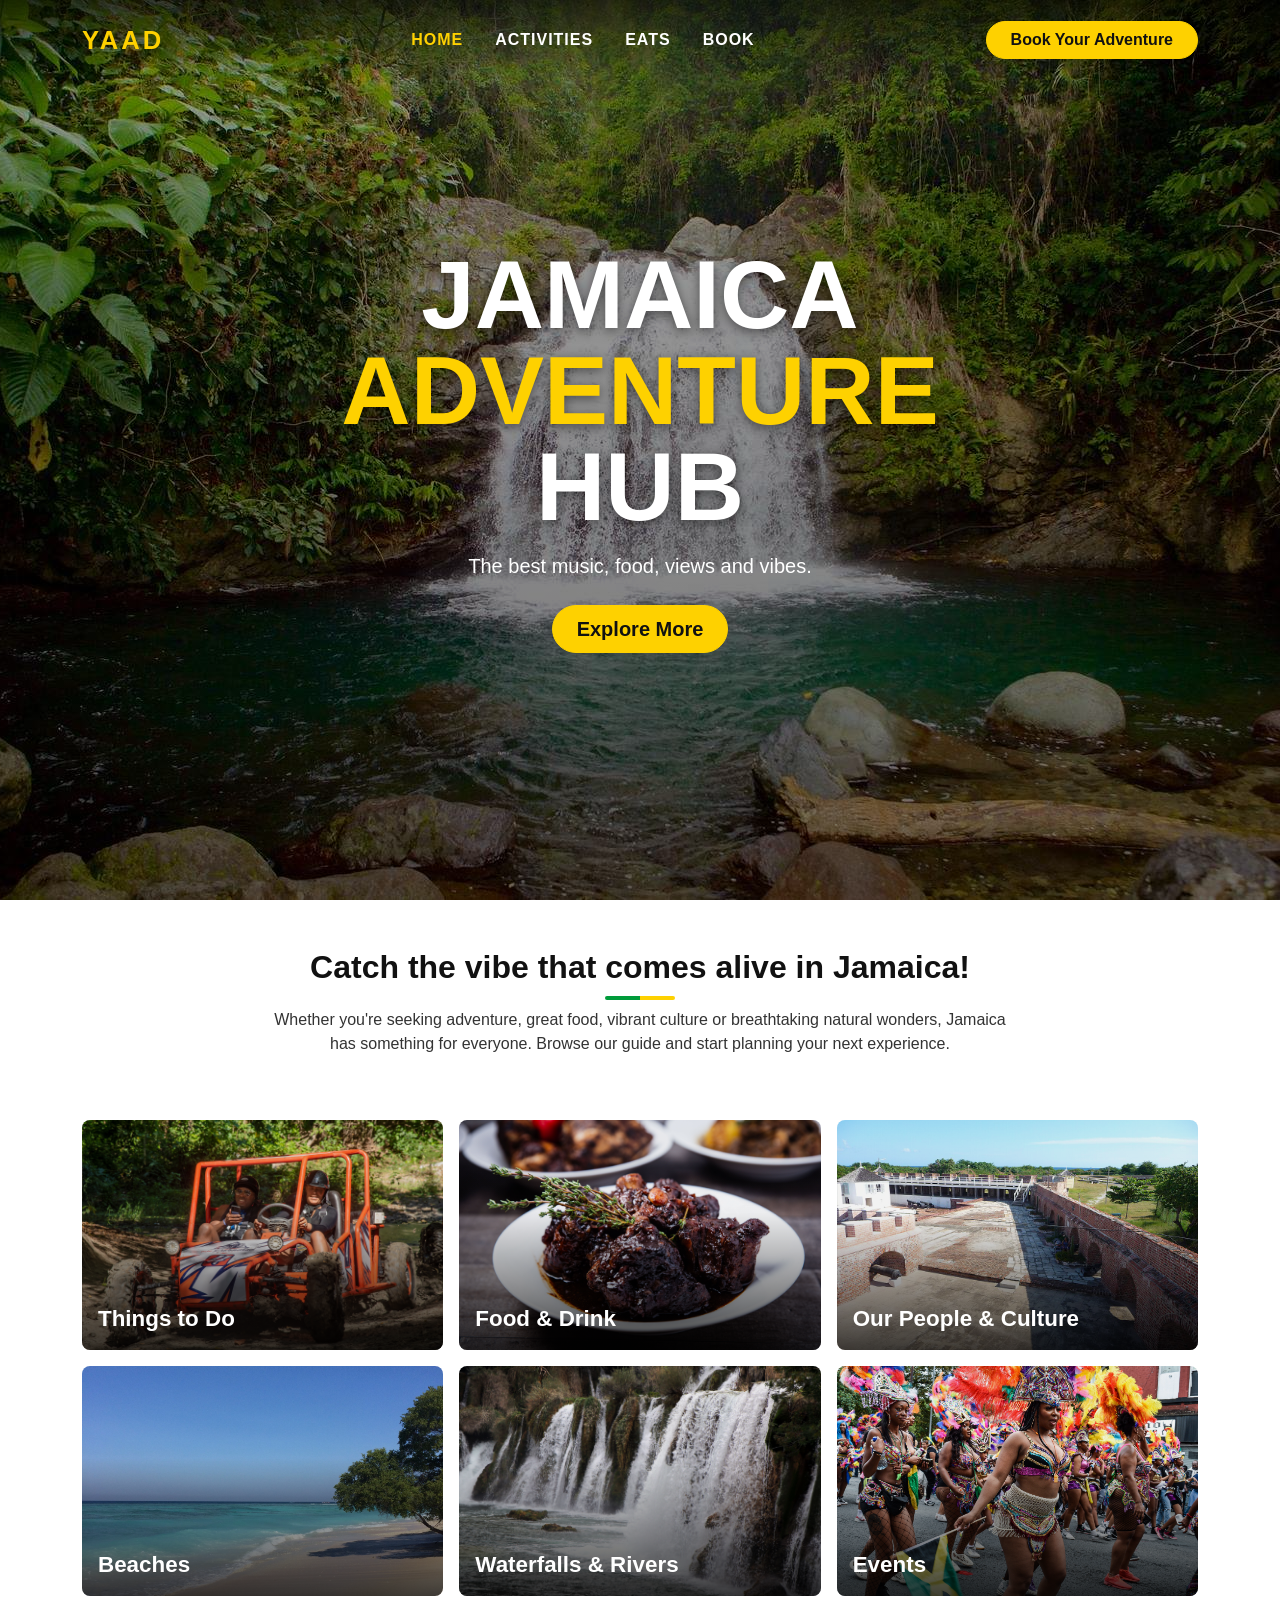
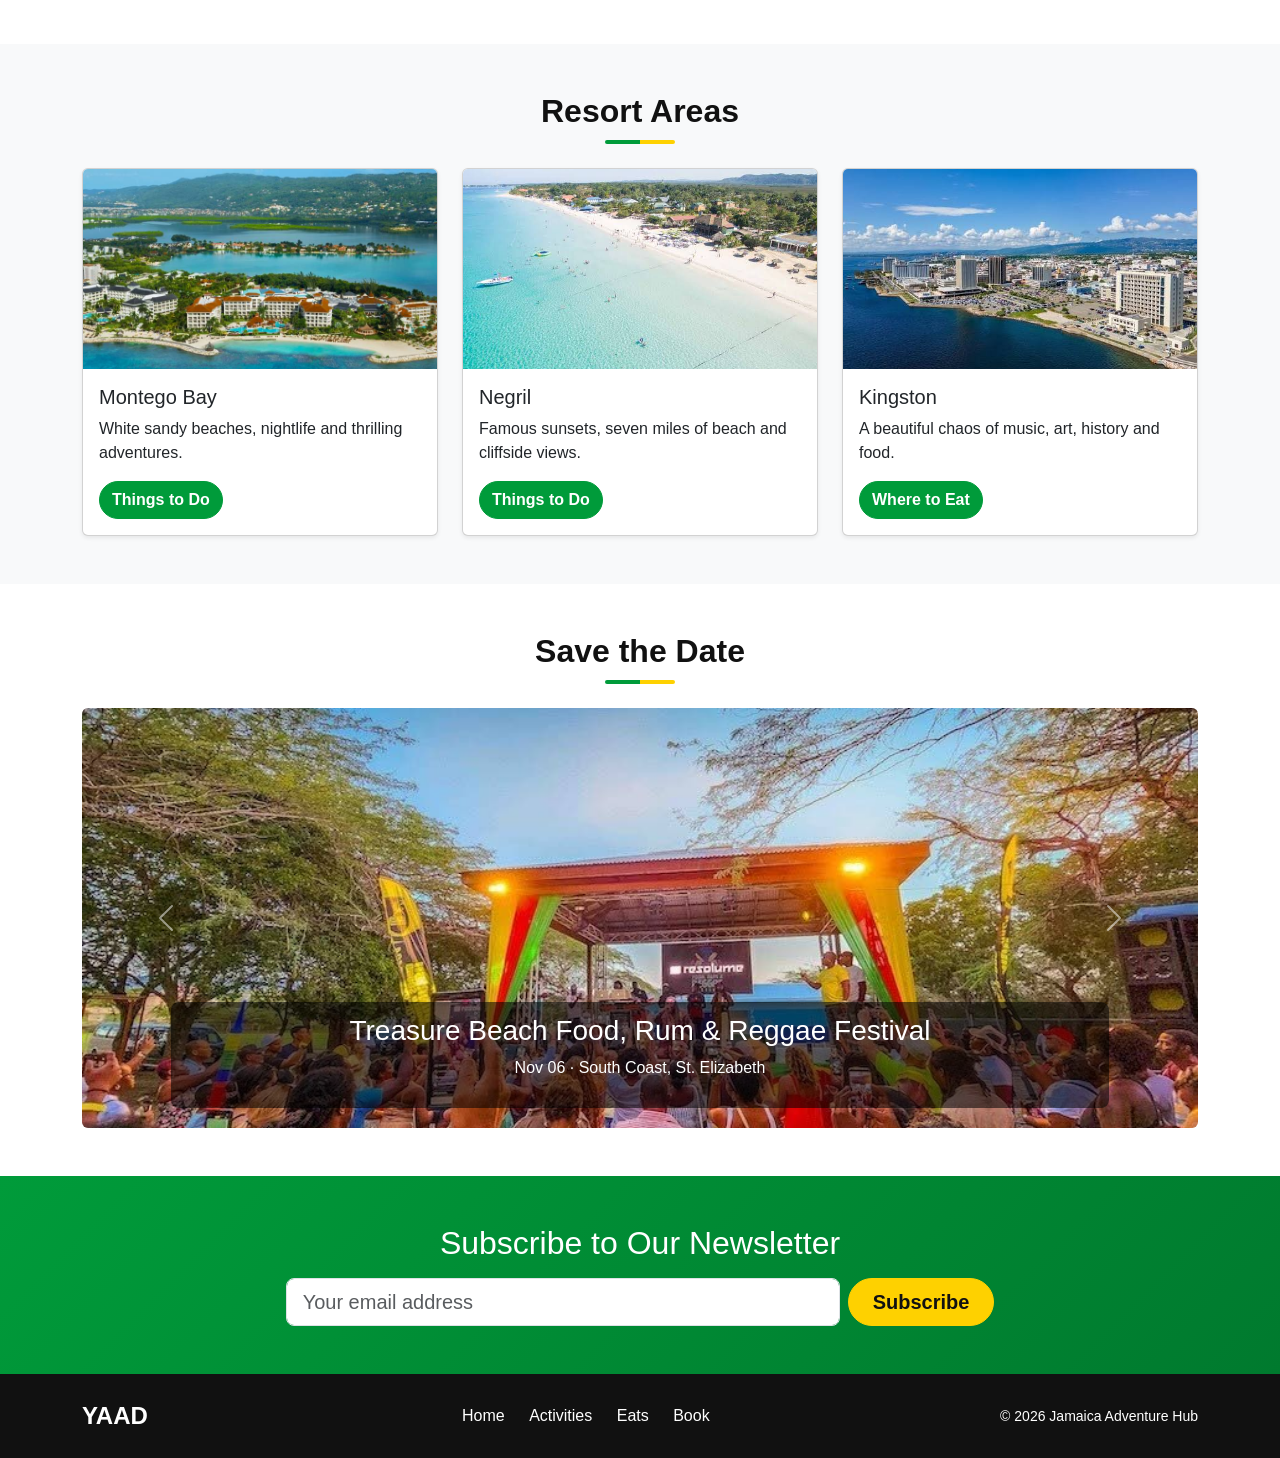
<file: index.html>
<!DOCTYPE html>
<html lang="en">
<head>
    <meta charset="UTF-8">
    <meta name="viewport" content="width=device-width, initial-scale=1.0">
    <title>Yaad | Jamaica Adventure Hub</title>
    <link href="https://cdn.jsdelivr.net/npm/bootstrap@5.3.3/dist/css/bootstrap.min.css" rel="stylesheet">
    <link rel="stylesheet" href="stylesheets/styles.css">
</head>
<body>
    <header>
        <!-- Responsive Bootstrap navigation, sits on top of the hero -->
        <nav class="navbar navbar-expand-lg navbar-dark site-nav fixed-top">
            <div class="container">
                <a class="navbar-brand fw-bold" href="index.html">YAAD</a>
                <button class="navbar-toggler" type="button" data-bs-toggle="collapse"
                        data-bs-target="#mainNav" aria-controls="mainNav"
                        aria-expanded="false" aria-label="Toggle navigation">
                    <span class="navbar-toggler-icon"></span>
                </button>
                <div class="collapse navbar-collapse" id="mainNav">
                    <ul class="navbar-nav mx-auto">
                        <li class="nav-item"><a class="nav-link active" href="index.html">Home</a></li>
                        <li class="nav-item"><a class="nav-link" href="activities.html">Activities</a></li>
                        <li class="nav-item"><a class="nav-link" href="eats.html">Eats</a></li>
                        <li class="nav-item"><a class="nav-link" href="book.html">Book</a></li>
                    </ul>
                    <a href="book.html" class="btn btn-gold">Book Your Adventure</a>
                </div>
            </div>
        </nav>

        <!-- Hero banner -->
        <div id="banner" class="hero d-flex align-items-center justify-content-center text-center">
            <div class="container">
                <h1 class="banner-text1">JAMAICA</h1>
                <h1 class="banner-text2">ADVENTURE</h1>
                <h1 class="banner-text3">HUB</h1>
                <p class="lead text-white mt-3">The best music, food, views and vibes.</p>
                <a href="activities.html" class="btn btn-gold btn-lg mt-2">Explore More</a>
            </div>
        </div>
    </header>

    <main>
        <!-- Welcome / intro -->
        <section class="py-5">
            <div class="container">
                <div class="row justify-content-center text-center">
                    <div class="col-lg-8">
                        <h2 class="section-title">Catch the vibe that comes alive in Jamaica!</h2>
                        <p>Whether you're seeking adventure, great food, vibrant culture or breathtaking
                           natural wonders, Jamaica has something for everyone. Browse our guide and start
                           planning your next experience.</p>
                    </div>
                </div>
            </div>
        </section>

        <!-- Category tiles (image cards with title overlay) -->
        <section class="pb-5">
            <div class="container">
                <div class="row g-3">
                    <div class="col-12 col-md-6 col-lg-4">
                        <a href="activities.html?category=things-to-do" class="tile" style="background-image:url('images/things-to-do.jpg')">
                            <span class="tile-title">Things to Do</span>
                        </a>
                    </div>
                    <div class="col-12 col-md-6 col-lg-4">
                        <a href="eats.html" class="tile" style="background-image:url('images/food.jpg')">
                            <span class="tile-title">Food &amp; Drink</span>
                        </a>
                    </div>
                    <div class="col-12 col-md-6 col-lg-4">
                        <a href="activities.html?category=culture" class="tile" style="background-image:url('images/culture.jpg')">
                            <span class="tile-title">Our People &amp; Culture</span>
                        </a>
                    </div>
                    <div class="col-12 col-md-6 col-lg-4">
                        <a href="activities.html?category=beaches" class="tile" style="background-image:url('images/beaches.jpg')">
                            <span class="tile-title">Beaches</span>
                        </a>
                    </div>
                    <div class="col-12 col-md-6 col-lg-4">
                        <a href="activities.html?category=waterfalls" class="tile" style="background-image:url('images/waterfalls.jpg')">
                            <span class="tile-title">Waterfalls &amp; Rivers</span>
                        </a>
                    </div>
                    <div class="col-12 col-md-6 col-lg-4">
                        <a href="activities.html?category=events" class="tile" style="background-image:url('images/events.jpg')">
                            <span class="tile-title">Events</span>
                        </a>
                    </div>
                </div>
            </div>
        </section>

        <!-- Featured destinations -->
        <section class="py-5 bg-light">
            <div class="container">
                <h2 class="section-title text-center mb-4">Resort Areas</h2>
                <div class="row g-4" id="destination-list">
                    <!-- Cards can be generated here later with JavaScript from an array of objects -->
                    <div class="col-12 col-md-6 col-lg-4">
                        <div class="card h-100 shadow-sm">
                            <img src="images/montego-bay.jpg" class="card-img-top" alt="Beach at Montego Bay">
                            <div class="card-body">
                                <h3 class="h5 card-title">Montego Bay</h3>
                                <p class="card-text">White sandy beaches, nightlife and thrilling adventures.</p>
                                <a href="activities.html" class="btn btn-green">Things to Do</a>
                            </div>
                        </div>
                    </div>
                    <div class="col-12 col-md-6 col-lg-4">
                        <div class="card h-100 shadow-sm">
                            <img src="images/negril.jpg" class="card-img-top" alt="Sunset at Seven Mile Beach, Negril">
                            <div class="card-body">
                                <h3 class="h5 card-title">Negril</h3>
                                <p class="card-text">Famous sunsets, seven miles of beach and cliffside views.</p>
                                <a href="activities.html" class="btn btn-green">Things to Do</a>
                            </div>
                        </div>
                    </div>
                    <div class="col-12 col-md-6 col-lg-4">
                        <div class="card h-100 shadow-sm">
                            <img src="images/kingston.jpg" class="card-img-top" alt="Kingston skyline">
                            <div class="card-body">
                                <h3 class="h5 card-title">Kingston</h3>
                                <p class="card-text">A beautiful chaos of music, art, history and food.</p>
                                <a href="eats.html" class="btn btn-green">Where to Eat</a>
                            </div>
                        </div>
                    </div>
                </div>
            </div>
        </section>

        <!-- Events carousel (Bootstrap JS component #2) -->
        <section class="py-5">
            <div class="container">
                <h2 class="section-title text-center mb-4">Save the Date</h2>
                <div id="eventsCarousel" class="carousel slide" data-bs-ride="carousel">
                    <div class="carousel-inner rounded overflow-hidden">
                        <div class="carousel-item active">
                            <div class="event-slide" style="background-image:url('images/event1.jpg')"></div>
                            <div class="carousel-caption">
                                <h3>Treasure Beach Food, Rum &amp; Reggae Festival</h3>
                                <p>Nov 06 &middot; South Coast, St. Elizabeth</p>
                            </div>
                        </div>
                        <div class="carousel-item">
                            <div class="event-slide" style="background-image:url('images/event2.jpg')"></div>
                            <div class="carousel-caption">
                                <h3>Craft with a Difference</h3>
                                <p>Nov 28 &middot; Devon House, Kingston</p>
                            </div>
                        </div>
                        <div class="carousel-item">
                            <div class="event-slide" style="background-image:url('images/event3.jpg')"></div>
                            <div class="carousel-caption">
                                <h3>Carnival in Jamaica</h3>
                                <p>Mar 31 &middot; Various locations</p>
                            </div>
                        </div>
                    </div>
                    <button class="carousel-control-prev" type="button" data-bs-target="#eventsCarousel" data-bs-slide="prev">
                        <span class="carousel-control-prev-icon" aria-hidden="true"></span>
                        <span class="visually-hidden">Previous</span>
                    </button>
                    <button class="carousel-control-next" type="button" data-bs-target="#eventsCarousel" data-bs-slide="next">
                        <span class="carousel-control-next-icon" aria-hidden="true"></span>
                        <span class="visually-hidden">Next</span>
                    </button>
                </div>
            </div>
        </section>

        <!-- Newsletter strip -->
        <section class="newsletter py-5 text-center text-white">
            <div class="container">
                <h2 class="mb-3">Subscribe to Our Newsletter</h2>
                <form class="row g-2 justify-content-center" id="newsletter-form">
                    <div class="col-12 col-md-6">
                        <label for="newsletter-email" class="visually-hidden">Email address</label>
                        <input type="email" class="form-control form-control-lg" id="newsletter-email"
                               placeholder="Your email address" required>
                    </div>
                    <div class="col-12 col-md-auto">
                        <button type="submit" class="btn btn-gold btn-lg">Subscribe</button>
                    </div>
                </form>
            </div>
        </section>
    </main>

    <footer class="site-footer text-white py-4">
        <div class="container">
            <div class="row align-items-center gy-3">
                <div class="col-md-4 fw-bold fs-4">YAAD</div>
                <div class="col-md-4">
                    <ul class="list-inline mb-0">
                        <li class="list-inline-item"><a href="index.html">Home</a></li>
                        <li class="list-inline-item"><a href="activities.html">Activities</a></li>
                        <li class="list-inline-item"><a href="eats.html">Eats</a></li>
                        <li class="list-inline-item"><a href="book.html">Book</a></li>
                    </ul>
                </div>
                <div class="col-md-4 text-md-end small">&copy; 2026 Jamaica Adventure Hub</div>
            </div>
        </div>
    </footer>

    <script src="https://code.jquery.com/jquery-3.7.1.min.js"></script>
    <script src="https://cdn.jsdelivr.net/npm/bootstrap@5.3.3/dist/js/bootstrap.bundle.min.js"></script>
    <script src="js/app.js"></script>
</body>
</html>
</file>
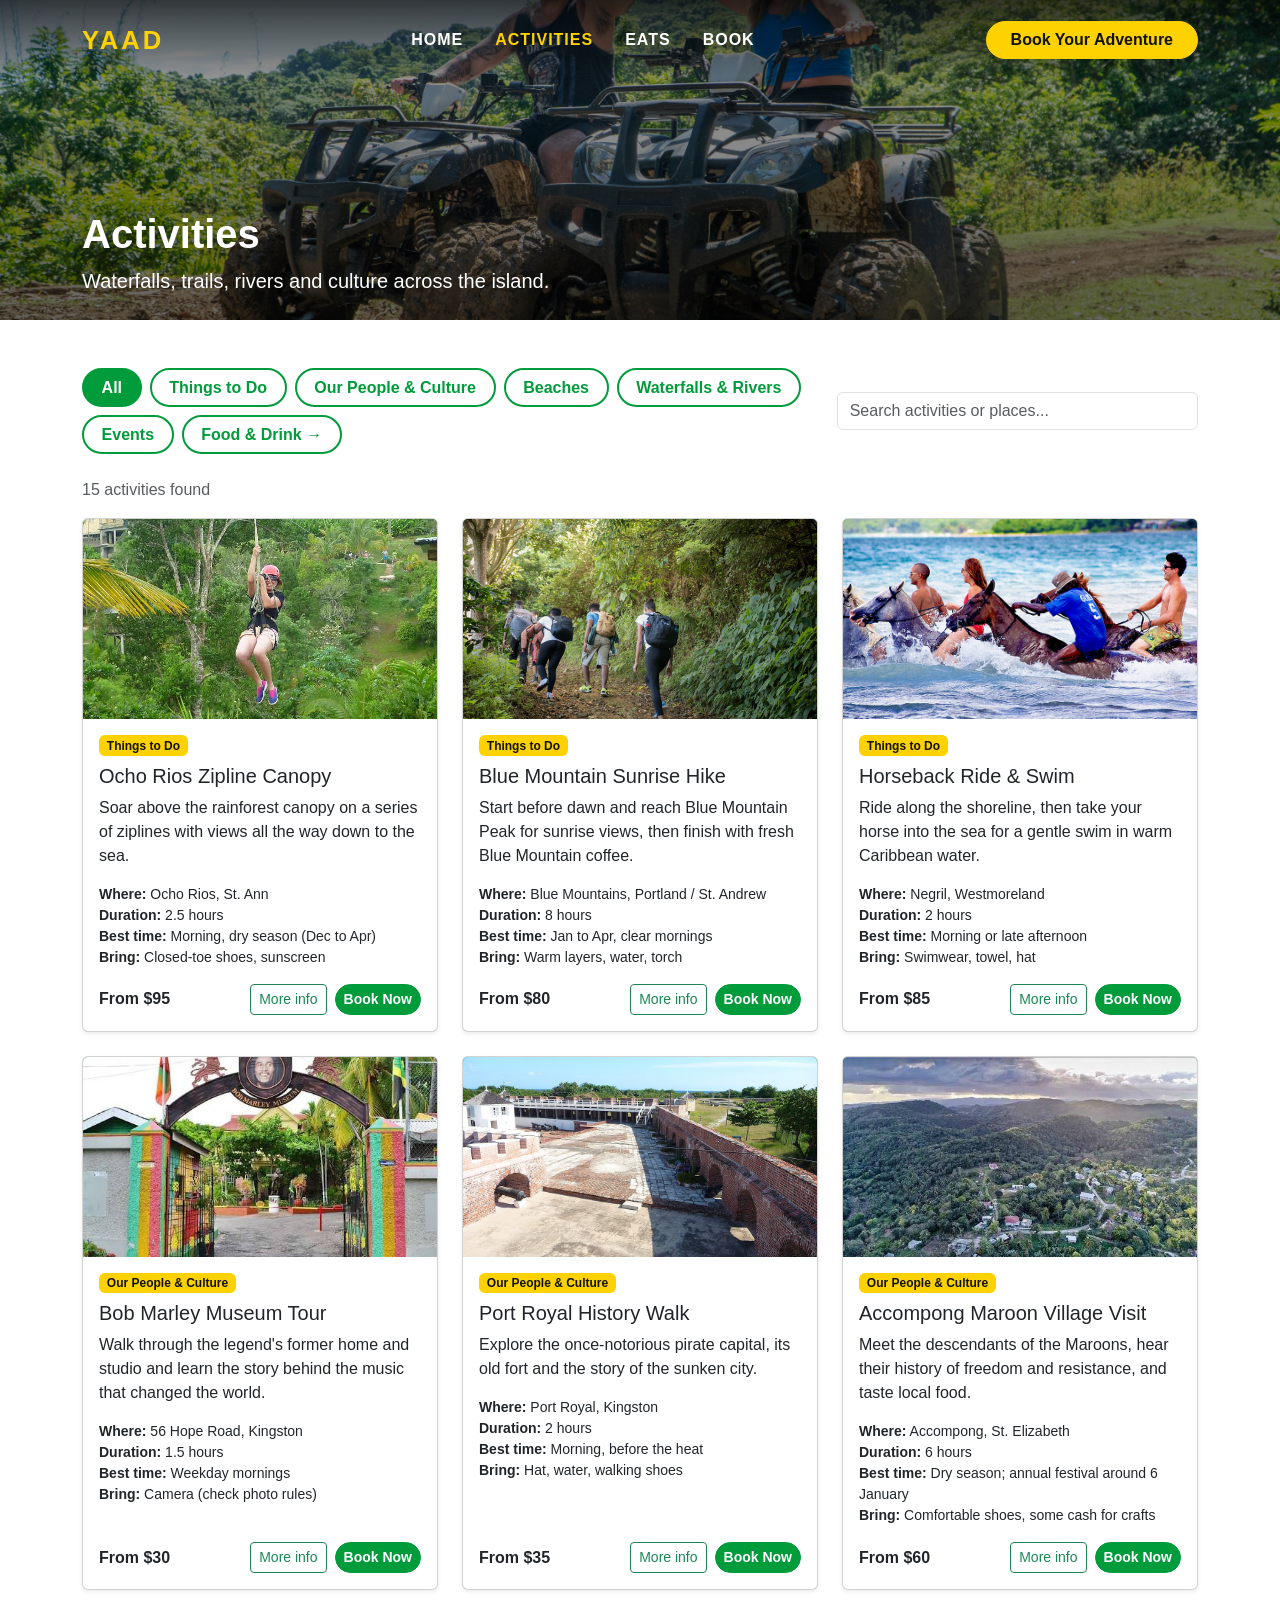
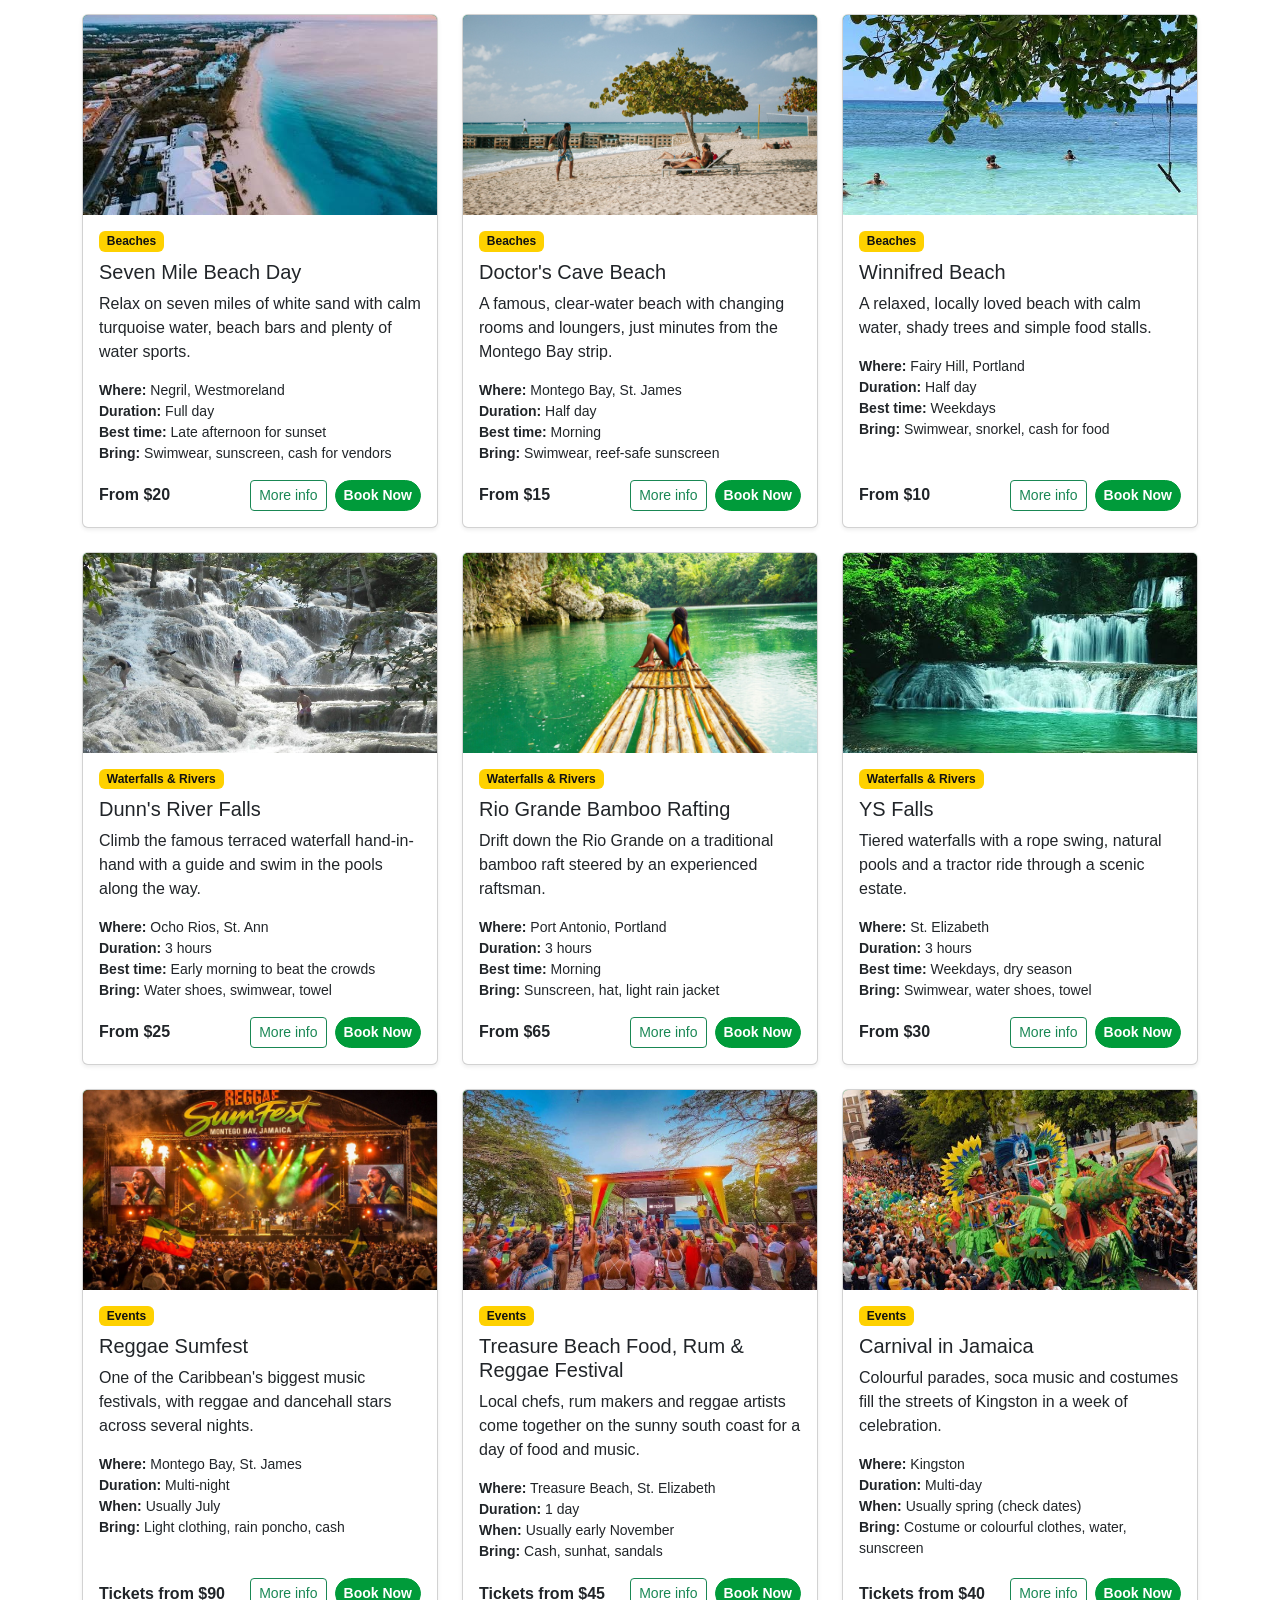
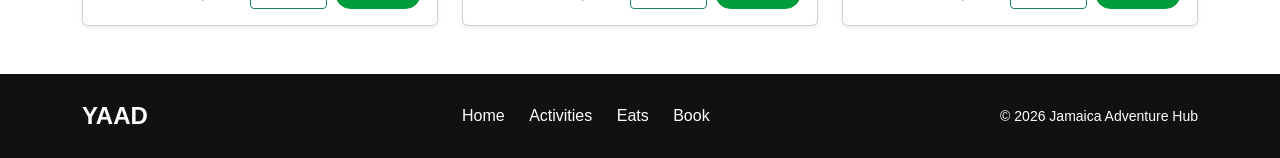
<file: activities.html>
<!DOCTYPE html>
<html lang="en">
<head>
    <meta charset="UTF-8">
    <meta name="viewport" content="width=device-width, initial-scale=1.0">
    <title>Activities | Yaad</title>
    <link href="https://cdn.jsdelivr.net/npm/bootstrap@5.3.3/dist/css/bootstrap.min.css" rel="stylesheet">
    <link rel="stylesheet" href="stylesheets/styles.css">
</head>
<body>
    <header>
        <nav class="navbar navbar-expand-lg navbar-dark site-nav fixed-top">
            <div class="container">
                <a class="navbar-brand fw-bold" href="index.html">YAAD</a>
                <button class="navbar-toggler" type="button" data-bs-toggle="collapse" data-bs-target="#mainNav" aria-controls="mainNav" aria-expanded="false" aria-label="Toggle navigation">
                    <span class="navbar-toggler-icon"></span>
                </button>
                <div class="collapse navbar-collapse" id="mainNav">
                    <ul class="navbar-nav mx-auto">
                        <li class="nav-item"><a class="nav-link" href="index.html">Home</a></li>
                        <li class="nav-item"><a class="nav-link active" href="activities.html" aria-current="page">Activities</a></li>
                        <li class="nav-item"><a class="nav-link" href="eats.html">Eats</a></li>
                        <li class="nav-item"><a class="nav-link" href="book.html">Book</a></li>
                    </ul>
                    <a href="book.html" class="btn btn-gold">Book Your Adventure</a>
                </div>
            </div>
        </nav>
        <div class="page-hero d-flex align-items-end hero-activities">
            <div class="container pb-4">
                <h1 class="text-white fw-bold">Activities</h1>
                <p class="lead text-white mb-0">Waterfalls, trails, rivers and culture across the island.</p>
            </div>
        </div>
    </header>

    <main>
        <section class="py-5">
            <div class="container">
                <div class="row g-3 align-items-center mb-4">
                    <div class="col-lg-8">
                        <div id="activity-filters" class="d-flex flex-wrap gap-2" role="group" aria-label="Filter activities by category">
                            <!-- Filter buttons are built by app.js from the activities array -->
                        </div>
                    </div>
                    <div class="col-lg-4">
                        <label for="activity-search" class="visually-hidden">Search activities</label>
                        <input type="search" class="form-control" id="activity-search" placeholder="Search activities or places...">
                    </div>
                </div>
                <p id="activity-count" class="text-muted" aria-live="polite"></p>
                <div class="row g-4" id="activity-list">
                    <!-- Cards are rendered by js/app.js. This message is replaced when the script runs. -->
                    <div class="col-12">
                        <div class="alert alert-warning mb-0" role="alert">
                            Activities could not load. Check that <code>js/app.js</code> exists next to your HTML files
                            and that you are online (jQuery and Bootstrap load from a CDN). Press F12 and look at the Console for details.
                        </div>
                    </div>
                </div>
            </div>
        </section>

        <!-- Details modal (Bootstrap JS component) -->
        <div class="modal fade" id="activityModal" tabindex="-1" aria-labelledby="activityModalTitle" aria-hidden="true">
            <div class="modal-dialog modal-dialog-centered">
                <div class="modal-content">
                    <div class="modal-header">
                        <h2 class="modal-title h4" id="activityModalTitle"></h2>
                        <button type="button" class="btn-close" data-bs-dismiss="modal" aria-label="Close"></button>
                    </div>
                    <div class="modal-body">
                        <p id="activityModalMeta" class="text-muted mb-2"></p>
                        <p id="activityModalDesc"></p>
                        <p class="fw-bold mb-0" id="activityModalPrice"></p>
                    </div>
                    <div class="modal-footer">
                        <button type="button" class="btn btn-outline-secondary" data-bs-dismiss="modal">Close</button>
                        <button type="button" id="activityModalBook" class="btn btn-green" data-bs-dismiss="modal">Book Now</button>
                    </div>
                </div>
            </div>
        </div>
    </main>

    <footer class="site-footer text-white py-4">
        <div class="container">
            <div class="row align-items-center gy-3">
                <div class="col-md-4 fw-bold fs-4">YAAD</div>
                <div class="col-md-4">
                    <ul class="list-inline mb-0">
                        <li class="list-inline-item"><a href="index.html">Home</a></li>
                        <li class="list-inline-item"><a href="activities.html">Activities</a></li>
                        <li class="list-inline-item"><a href="eats.html">Eats</a></li>
                        <li class="list-inline-item"><a href="book.html">Book</a></li>
                    </ul>
                </div>
                <div class="col-md-4 text-md-end small">&copy; 2026 Jamaica Adventure Hub</div>
            </div>
        </div>
    </footer>

    <script src="https://code.jquery.com/jquery-3.7.1.min.js"></script>
    <script src="https://cdn.jsdelivr.net/npm/bootstrap@5.3.3/dist/js/bootstrap.bundle.min.js"></script>
    <script src="js/app.js"></script>
</body>
</html>
</file>
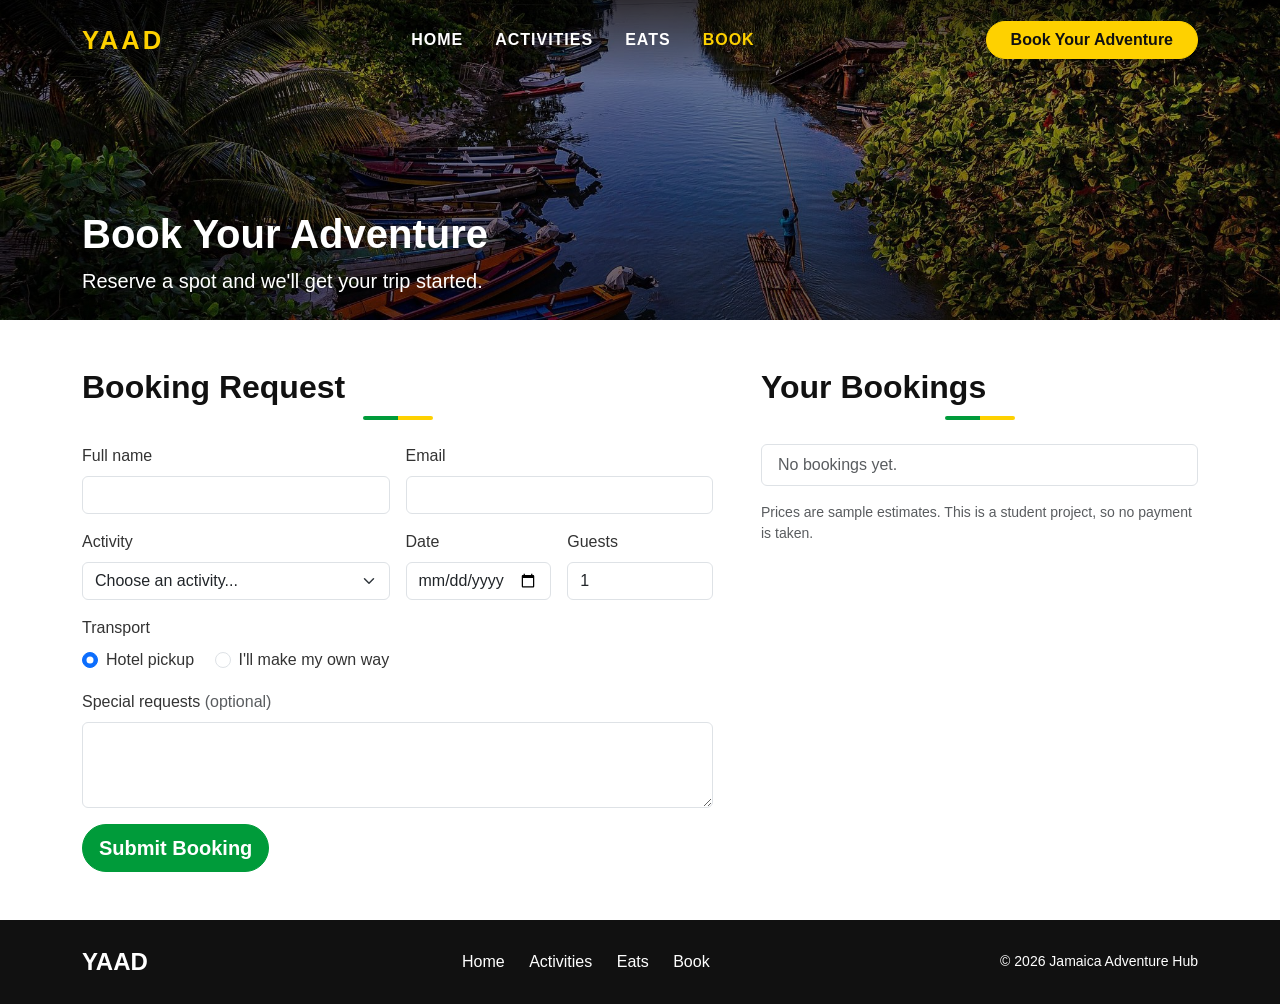
<file: book.html>
<!DOCTYPE html>
<html lang="en">
<head>
    <meta charset="UTF-8">
    <meta name="viewport" content="width=device-width, initial-scale=1.0">
    <title>Book Your Adventure | Yaad</title>
    <link href="https://cdn.jsdelivr.net/npm/bootstrap@5.3.3/dist/css/bootstrap.min.css" rel="stylesheet">
    <link rel="stylesheet" href="stylesheets/styles.css">
</head>
<body>
    <header>
        <nav class="navbar navbar-expand-lg navbar-dark site-nav fixed-top">
            <div class="container">
                <a class="navbar-brand fw-bold" href="index.html">YAAD</a>
                <button class="navbar-toggler" type="button" data-bs-toggle="collapse" data-bs-target="#mainNav" aria-controls="mainNav" aria-expanded="false" aria-label="Toggle navigation">
                    <span class="navbar-toggler-icon"></span>
                </button>
                <div class="collapse navbar-collapse" id="mainNav">
                    <ul class="navbar-nav mx-auto">
                        <li class="nav-item"><a class="nav-link" href="index.html">Home</a></li>
                        <li class="nav-item"><a class="nav-link" href="activities.html">Activities</a></li>
                        <li class="nav-item"><a class="nav-link" href="eats.html">Eats</a></li>
                        <li class="nav-item"><a class="nav-link active" href="book.html" aria-current="page">Book</a></li>
                    </ul>
                    <a href="book.html" class="btn btn-gold">Book Your Adventure</a>
                </div>
            </div>
        </nav>
        <div class="page-hero d-flex align-items-end hero-book">
            <div class="container pb-4">
                <h1 class="text-white fw-bold">Book Your Adventure</h1>
                <p class="lead text-white mb-0">Reserve a spot and we'll get your trip started.</p>
            </div>
        </div>
    </header>

    <main>
        <section class="py-5">
            <div class="container">
                <div class="row g-5">
                    <div class="col-lg-7">
                        <h2 class="section-title mb-4">Booking Request</h2>
                        <div id="selected-summary" class="alert alert-success d-none" role="status"></div>
                        <form id="booking-form" novalidate>
                            <div class="row g-3">
                                <div class="col-md-6">
                                    <label for="fullName" class="form-label">Full name</label>
                                    <input type="text" class="form-control" id="fullName" required>
                                    <div class="invalid-feedback">Please enter your name (at least 2 characters).</div>
                                </div>
                                <div class="col-md-6">
                                    <label for="email" class="form-label">Email</label>
                                    <input type="email" class="form-control" id="email" required>
                                    <div class="invalid-feedback">Please enter a valid email address.</div>
                                </div>
                                <div class="col-md-6">
                                    <label for="activity" class="form-label">Activity</label>
                                    <select class="form-select" id="activity" required>
                                        <option value="">Choose an activity...</option>
                                    </select>
                                    <div class="invalid-feedback">Please choose an activity.</div>
                                </div>
                                <div class="col-md-3">
                                    <label for="date" class="form-label">Date</label>
                                    <input type="date" class="form-control" id="date" required>
                                    <div class="invalid-feedback">Pick a date that is today or later.</div>
                                </div>
                                <div class="col-md-3">
                                    <label for="guests" class="form-label">Guests</label>
                                    <input type="number" class="form-control" id="guests" min="1" max="20" value="1" required>
                                    <div class="invalid-feedback">Enter 1 to 20 guests.</div>
                                </div>
                                <div class="col-12">
                                    <label class="form-label d-block">Transport</label>
                                    <div class="form-check form-check-inline">
                                        <input class="form-check-input" type="radio" name="transport" id="transportYes" value="pickup" checked>
                                        <label class="form-check-label" for="transportYes">Hotel pickup</label>
                                    </div>
                                    <div class="form-check form-check-inline">
                                        <input class="form-check-input" type="radio" name="transport" id="transportNo" value="own">
                                        <label class="form-check-label" for="transportNo">I'll make my own way</label>
                                    </div>
                                </div>
                                <div class="col-12">
                                    <label for="notes" class="form-label">Special requests <span class="text-muted">(optional)</span></label>
                                    <textarea class="form-control" id="notes" rows="3"></textarea>
                                </div>
                                <div class="col-12 d-flex align-items-center gap-3">
                                    <button type="submit" class="btn btn-green btn-lg">Submit Booking</button>
                                    <span class="fw-bold" id="estimate" aria-live="polite"></span>
                                </div>
                            </div>
                        </form>
                    </div>

                    <div class="col-lg-5">
                        <h2 class="section-title mb-4">Your Bookings</h2>
                        <ul class="list-group" id="booking-list">
                            <li class="list-group-item text-muted" id="no-bookings">No bookings yet.</li>
                        </ul>
                        <p class="small text-muted mt-3">Prices are sample estimates. This is a student project, so no payment is taken.</p>
                    </div>
                </div>
            </div>
        </section>
    </main>

    <footer class="site-footer text-white py-4">
        <div class="container">
            <div class="row align-items-center gy-3">
                <div class="col-md-4 fw-bold fs-4">YAAD</div>
                <div class="col-md-4">
                    <ul class="list-inline mb-0">
                        <li class="list-inline-item"><a href="index.html">Home</a></li>
                        <li class="list-inline-item"><a href="activities.html">Activities</a></li>
                        <li class="list-inline-item"><a href="eats.html">Eats</a></li>
                        <li class="list-inline-item"><a href="book.html">Book</a></li>
                    </ul>
                </div>
                <div class="col-md-4 text-md-end small">&copy; 2026 Jamaica Adventure Hub</div>
            </div>
        </div>
    </footer>

    <script src="https://code.jquery.com/jquery-3.7.1.min.js"></script>
    <script src="https://cdn.jsdelivr.net/npm/bootstrap@5.3.3/dist/js/bootstrap.bundle.min.js"></script>
    <script src="js/app.js"></script>
</body>
</html>
</file>
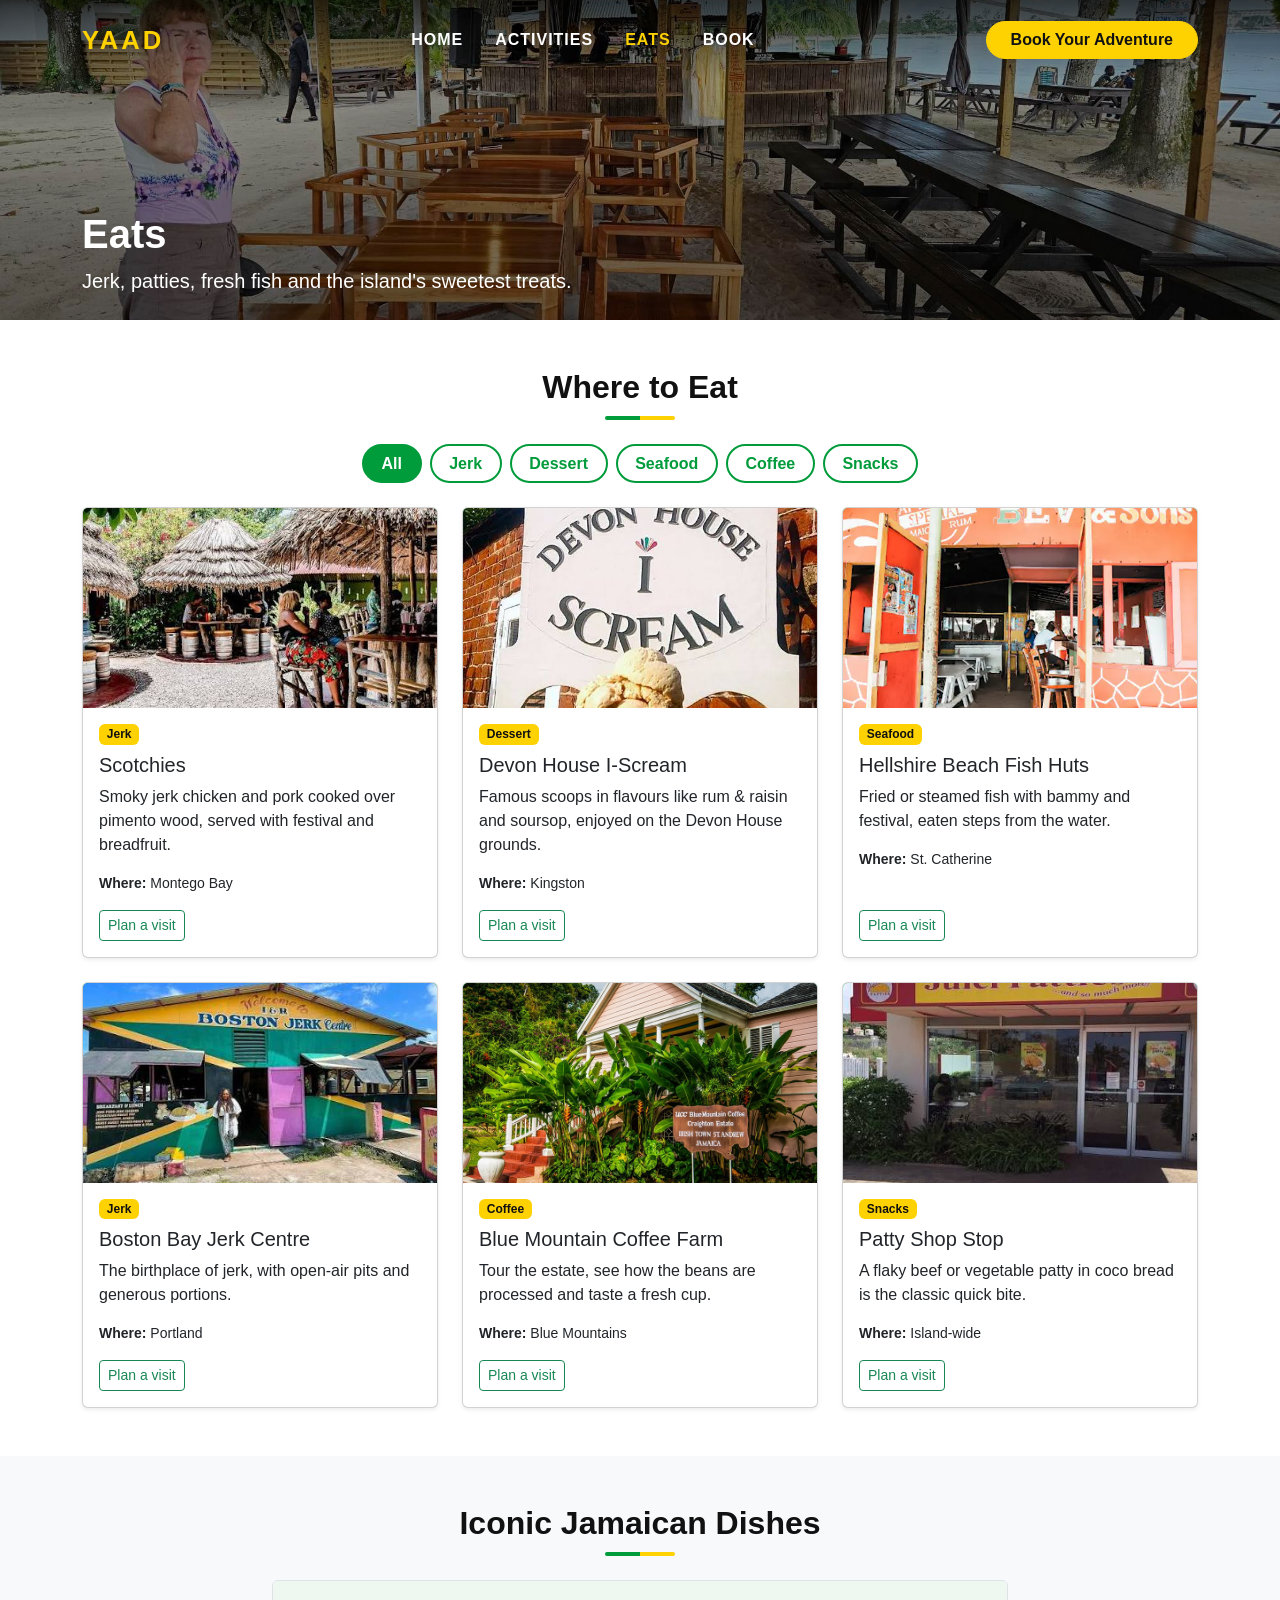
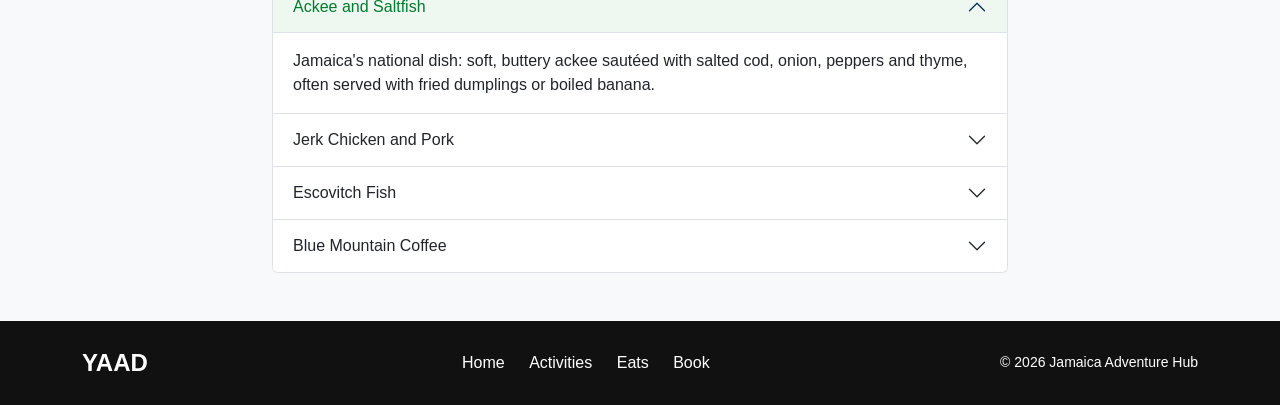
<file: eats.html>
<!DOCTYPE html>
<html lang="en">
<head>
    <meta charset="UTF-8">
    <meta name="viewport" content="width=device-width, initial-scale=1.0">
    <title>Eats | Yaad</title>
    <link href="https://cdn.jsdelivr.net/npm/bootstrap@5.3.3/dist/css/bootstrap.min.css" rel="stylesheet">
    <link rel="stylesheet" href="stylesheets/styles.css">
</head>
<body>
    <header>
        <nav class="navbar navbar-expand-lg navbar-dark site-nav fixed-top">
            <div class="container">
                <a class="navbar-brand fw-bold" href="index.html">YAAD</a>
                <button class="navbar-toggler" type="button" data-bs-toggle="collapse" data-bs-target="#mainNav" aria-controls="mainNav" aria-expanded="false" aria-label="Toggle navigation">
                    <span class="navbar-toggler-icon"></span>
                </button>
                <div class="collapse navbar-collapse" id="mainNav">
                    <ul class="navbar-nav mx-auto">
                        <li class="nav-item"><a class="nav-link" href="index.html">Home</a></li>
                        <li class="nav-item"><a class="nav-link" href="activities.html">Activities</a></li>
                        <li class="nav-item"><a class="nav-link active" href="eats.html" aria-current="page">Eats</a></li>
                        <li class="nav-item"><a class="nav-link" href="book.html">Book</a></li>
                    </ul>
                    <a href="book.html" class="btn btn-gold">Book Your Adventure</a>
                </div>
            </div>
        </nav>
        <div class="page-hero d-flex align-items-end hero-eats">
            <div class="container pb-4">
                <h1 class="text-white fw-bold">Eats</h1>
                <p class="lead text-white mb-0">Jerk, patties, fresh fish and the island's sweetest treats.</p>
            </div>
        </div>
    </header>

    <main>
        <section class="py-5">
            <div class="container">
                <h2 class="section-title text-center mb-4">Where to Eat</h2>
                <div id="eats-filters" class="d-flex flex-wrap justify-content-center gap-2 mb-4" role="group" aria-label="Filter eats by category"></div>
                <div class="row g-4" id="eats-list"><!-- cards rendered by app.js --></div>
            </div>
        </section>

        <section class="py-5 bg-light">
            <div class="container">
                <h2 class="section-title text-center mb-4">Iconic Jamaican Dishes</h2>
                <div class="row justify-content-center">
                    <div class="col-lg-8">
                        <!-- Accordion (Bootstrap JS component) -->
                        <div class="accordion" id="dishAccordion">
                            <div class="accordion-item">
                                <h3 class="accordion-header">
                                    <button class="accordion-button" type="button" data-bs-toggle="collapse" data-bs-target="#dish1" aria-expanded="true" aria-controls="dish1">Ackee and Saltfish</button>
                                </h3>
                                <div id="dish1" class="accordion-collapse collapse show" data-bs-parent="#dishAccordion">
                                    <div class="accordion-body">Jamaica's national dish: soft, buttery ackee sautéed with salted cod, onion, peppers and thyme, often served with fried dumplings or boiled banana.</div>
                                </div>
                            </div>
                            <div class="accordion-item">
                                <h3 class="accordion-header">
                                    <button class="accordion-button collapsed" type="button" data-bs-toggle="collapse" data-bs-target="#dish2" aria-expanded="false" aria-controls="dish2">Jerk Chicken and Pork</button>
                                </h3>
                                <div id="dish2" class="accordion-collapse collapse" data-bs-parent="#dishAccordion">
                                    <div class="accordion-body">Meat marinated in pimento (allspice), scotch bonnet pepper and spices, then slow-cooked over pimento wood for a smoky, fiery flavour.</div>
                                </div>
                            </div>
                            <div class="accordion-item">
                                <h3 class="accordion-header">
                                    <button class="accordion-button collapsed" type="button" data-bs-toggle="collapse" data-bs-target="#dish3" aria-expanded="false" aria-controls="dish3">Escovitch Fish</button>
                                </h3>
                                <div id="dish3" class="accordion-collapse collapse" data-bs-parent="#dishAccordion">
                                    <div class="accordion-body">Fried fish topped with a tangy pickle of vinegar, onions, carrots and peppers. Best paired with bammy or festival.</div>
                                </div>
                            </div>
                            <div class="accordion-item">
                                <h3 class="accordion-header">
                                    <button class="accordion-button collapsed" type="button" data-bs-toggle="collapse" data-bs-target="#dish4" aria-expanded="false" aria-controls="dish4">Blue Mountain Coffee</button>
                                </h3>
                                <div id="dish4" class="accordion-collapse collapse" data-bs-parent="#dishAccordion">
                                    <div class="accordion-body">Grown high in the Blue Mountains, this smooth, mild coffee is among the most celebrated in the world.</div>
                                </div>
                            </div>
                        </div>
                    </div>
                </div>
            </div>
        </section>
    </main>

    <footer class="site-footer text-white py-4">
        <div class="container">
            <div class="row align-items-center gy-3">
                <div class="col-md-4 fw-bold fs-4">YAAD</div>
                <div class="col-md-4">
                    <ul class="list-inline mb-0">
                        <li class="list-inline-item"><a href="index.html">Home</a></li>
                        <li class="list-inline-item"><a href="activities.html">Activities</a></li>
                        <li class="list-inline-item"><a href="eats.html">Eats</a></li>
                        <li class="list-inline-item"><a href="book.html">Book</a></li>
                    </ul>
                </div>
                <div class="col-md-4 text-md-end small">&copy; 2026 Jamaica Adventure Hub</div>
            </div>
        </div>
    </footer>

    <script src="https://code.jquery.com/jquery-3.7.1.min.js"></script>
    <script src="https://cdn.jsdelivr.net/npm/bootstrap@5.3.3/dist/js/bootstrap.bundle.min.js"></script>
    <script src="js/app.js"></script>
</body>
</html>
</file>
<file: stylesheets/styles.css>
:root {
    --jm-green: #009b3a;
    --jm-green-dark: #007a2e;
    --jm-gold: #fed100;
    --jm-black: #111111;
}

body {
    font-family: "Segoe UI", Roboto, Arial, sans-serif;
    color: #333;
}

/* ---------- Navigation (transparent over hero, like Visit Jamaica) ---------- */
.site-nav {
    background: linear-gradient(to bottom, rgba(0, 0, 0, 0.65), rgba(0, 0, 0, 0));
    padding: 1rem 0;
}
.site-nav .navbar-brand {
    color: var(--jm-gold);
    letter-spacing: 3px;
    font-size: 1.6rem;
}
.site-nav .nav-link {
    color: #fff;
    font-weight: 600;
    text-transform: uppercase;
    letter-spacing: 1px;
    margin: 0 0.5rem;
}
.site-nav .nav-link:hover,
.site-nav .nav-link.active {
    color: var(--jm-gold);
}
@media (max-width: 991.98px) {
    .site-nav { background: rgba(0, 0, 0, 0.85); }
}

/* ---------- Hero banner ---------- */
.hero {
    min-height: 100vh;
    background-image:
        linear-gradient(rgba(0, 0, 0, 0.35), rgba(0, 0, 0, 0.55)),
        url('../images/banner_background.jpg');
    background-color: var(--jm-green-dark);   /* fallback if image is missing */
    background-size: cover;
    background-position: center;
}
.banner-text1, .banner-text2, .banner-text3 {
    color: #fff;
    font-weight: 800;
    text-transform: uppercase;
    line-height: 1;
    margin: 0;
    text-shadow: 0 3px 12px rgba(0, 0, 0, 0.5);
}
.banner-text1 { font-size: clamp(2.5rem, 8vw, 6rem); }
.banner-text2 { font-size: clamp(2.5rem, 8vw, 6rem); color: var(--jm-gold); }
.banner-text3 { font-size: clamp(2.5rem, 8vw, 6rem); }

/* ---------- Buttons ---------- */
.btn-gold {
    background-color: var(--jm-gold);
    border-color: var(--jm-gold);
    color: var(--jm-black);
    font-weight: 700;
    border-radius: 50rem;
    padding-left: 1.5rem;
    padding-right: 1.5rem;
}
.btn-gold:hover {
    background-color: #e7c718;
    border-color: #e7c718;
    color: var(--jm-black);
}
.btn-green {
    background-color: var(--jm-green);
    border-color: var(--jm-green);
    color: #fff;
    font-weight: 600;
    border-radius: 50rem;
}
.btn-green:hover {
    background-color: var(--jm-green-dark);
    border-color: var(--jm-green-dark);
    color: #fff;
}
*
/* ---------- Section headings ---------- */
.section-title {
    font-weight: 800;
    color: var(--jm-black);
}
.section-title::after {
    content: "";
    display: block;
    width: 70px;
    height: 4px;
    margin: 0.6rem auto 0;
    background: linear-gradient(90deg, var(--jm-green) 50%, var(--jm-gold) 50%);
    border-radius: 2px;
}

/* ---------- Category image tiles ---------- */
.tile {
    position: relative;
    display: block;
    height: 230px;
    border-radius: 0.5rem;
    overflow: hidden;
    background-color: var(--jm-green);
    background-size: cover;
    background-position: center;
    text-decoration: none;
    transition: transform 0.3s ease, box-shadow 0.3s ease;
}
.tile::before {
    content: "";
    position: absolute;
    inset: 0;
    background: linear-gradient(to top, rgba(0, 0, 0, 0.75), rgba(0, 0, 0, 0.05) 60%);
}
.tile-title {
    position: absolute;
    left: 1rem;
    bottom: 0.9rem;
    color: #fff;
    font-size: 1.4rem;
    font-weight: 700;
}
.tile:hover {
    transform: translateY(-4px);
    box-shadow: 0 10px 24px rgba(0, 0, 0, 0.25);
}
.tile:hover .tile-title { color: var(--jm-gold); }

/* ---------- Cards ---------- */
.card-img-top {
    height: 200px;
    object-fit: cover;
    background-color: #d9e8dc;
}

/* ---------- Events carousel ---------- */
.event-slide {
    height: 420px;
    background-color: var(--jm-green-dark);
    background-size: cover;
    background-position: center;
}
.carousel-caption {
    background: rgba(0, 0, 0, 0.55);
    border-radius: 0.5rem;
    padding: 0.75rem 1rem;
    left: 8%;
    right: 8%;
}

/* ---------- Newsletter + footer ---------- */
.newsletter {
    background: linear-gradient(135deg, var(--jm-green), var(--jm-green-dark));
}
.site-footer {
    background-color: var(--jm-black);
}
.site-footer a {
    color: #fff;
    text-decoration: none;
    margin-right: 0.75rem;
}
.site-footer a:hover { color: var(--jm-gold); }

/* ---------- Inner page heroes ---------- */
.page-hero {
    min-height: 320px;
    padding-top: 80px;
    background-size: cover;
    background-position: center;
    background-color: var(--jm-green-dark);
}
.hero-activities { background-image: linear-gradient(rgba(0,0,0,.35), rgba(0,0,0,.6)), url('../images/activities_banner.jpg'); }
.hero-eats       { background-image: linear-gradient(rgba(0,0,0,.35), rgba(0,0,0,.6)), url('../images/eats_banner.jpg'); }
.hero-book       { background-image: linear-gradient(rgba(0,0,0,.35), rgba(0,0,0,.6)), url('../images/book_banner.jpg'); }

/* ---------- Filter pills ---------- */
.filter-btn {
    border: 2px solid var(--jm-green);
    background: #fff;
    color: var(--jm-green);
    font-weight: 600;
    border-radius: 50rem;
    padding: 0.35rem 1.1rem;
}
.filter-btn:hover { background: #eef8f1; }
.filter-btn.active {
    background: var(--jm-green);
    color: #fff;
}

/* ---------- Card badges ---------- */
.badge-cat {
    background-color: var(--jm-gold);
    color: var(--jm-black);
    font-weight: 700;
}

/* ---------- Form focus uses brand green ---------- */
.form-control:focus, .form-select:focus {
    border-color: var(--jm-green);
    box-shadow: 0 0 0 0.2rem rgba(0, 155, 58, 0.2);
}
.accordion-button:not(.collapsed) {
    background-color: #eef8f1;
    color: var(--jm-green-dark);
}

/* ---------- Card image with graceful fallback ---------- */
.card-img-wrap {
    position: relative;
    height: 200px;
    overflow: hidden;
    background: linear-gradient(135deg, var(--jm-green), var(--jm-green-dark));
    border-radius: calc(0.375rem - 1px) calc(0.375rem - 1px) 0 0;
}
.card-img-wrap img {
    position: absolute;
    inset: 0;
    width: 100%;
    height: 100%;
    object-fit: cover;
}
.img-fallback {
    position: absolute;
    inset: 0;
    display: flex;
    align-items: center;
    justify-content: center;
    padding: 1rem;
    text-align: center;
    color: var(--jm-gold);
    font-weight: 700;
    font-size: 1.1rem;
}
</file>
